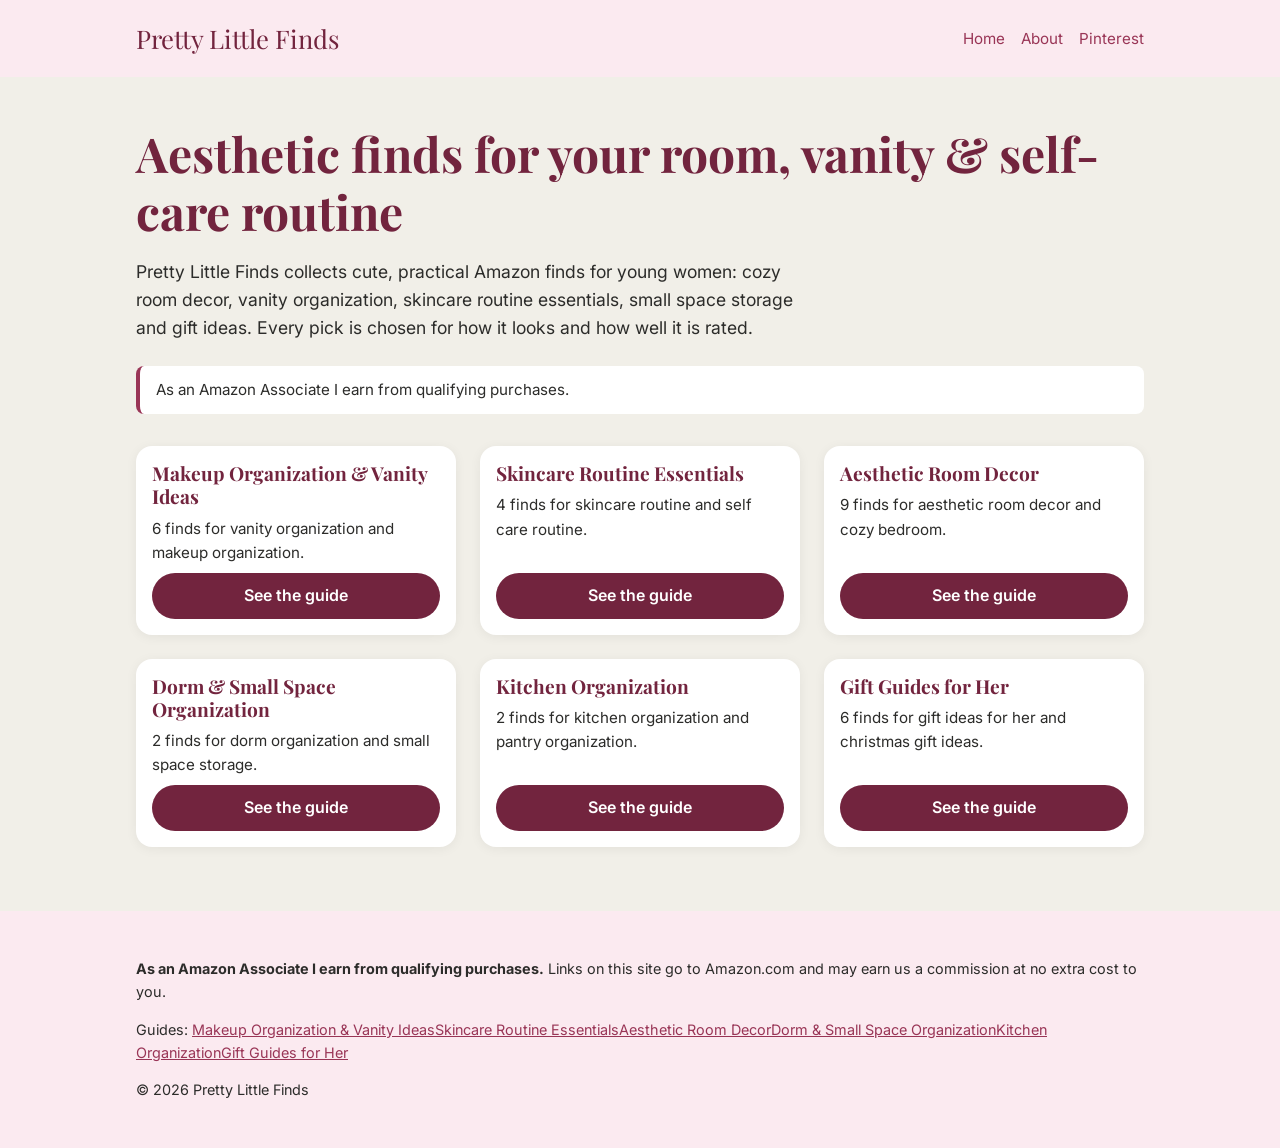
<file: index.html>
<!doctype html>
<html lang="en">
<head>
<meta charset="utf-8">
<meta name="viewport" content="width=device-width, initial-scale=1">
<title>Pretty Little Finds</title>
<meta name="description" content="Aesthetic Amazon finds for your room, vanity, skincare and gifts.">
<link rel="stylesheet" href="/estilos.css">
</head>
<body>
<header><div class="cont"><a class="marca" href="/">Pretty Little Finds</a>
<nav><a href="/">Home</a><a href="/about/">About</a><a href="https://www.pinterest.com/prettylittlefindscol/" rel="noopener">Pinterest</a></nav></div></header>
<main class="cont">
<h1>Aesthetic finds for your room, vanity &amp; self-care routine</h1><p class="intro">Pretty Little Finds collects cute, practical Amazon finds for young women: cozy room decor, vanity organization, skincare routine essentials, small space storage and gift ideas. Every pick is chosen for how it looks and how well it is rated.</p><p class="aviso">As an Amazon Associate I earn from qualifying purchases.</p><div class="rejilla"><article class="tarjeta"><div class="txt"><h2>Makeup Organization &amp; Vanity Ideas</h2><p>6 finds for vanity organization and makeup organization.</p><a class="boton" href="/makeup-organization-vanity-ideas/">See the guide</a></div></article><article class="tarjeta"><div class="txt"><h2>Skincare Routine Essentials</h2><p>4 finds for skincare routine and self care routine.</p><a class="boton" href="/skincare-routine-essentials/">See the guide</a></div></article><article class="tarjeta"><div class="txt"><h2>Aesthetic Room Decor</h2><p>9 finds for aesthetic room decor and cozy bedroom.</p><a class="boton" href="/aesthetic-room-decor/">See the guide</a></div></article><article class="tarjeta"><div class="txt"><h2>Dorm &amp; Small Space Organization</h2><p>2 finds for dorm organization and small space storage.</p><a class="boton" href="/dorm-small-space-organization/">See the guide</a></div></article><article class="tarjeta"><div class="txt"><h2>Kitchen Organization</h2><p>2 finds for kitchen organization and pantry organization.</p><a class="boton" href="/kitchen-organization/">See the guide</a></div></article><article class="tarjeta"><div class="txt"><h2>Gift Guides for Her</h2><p>6 finds for gift ideas for her and christmas gift ideas.</p><a class="boton" href="/gift-guides-for-her/">See the guide</a></div></article></div>
</main>
<footer><div class="cont">
<p><strong>As an Amazon Associate I earn from qualifying purchases.</strong> Links on this site go to Amazon.com and may earn us a commission at no extra cost to you.</p>
<p>Guides: <a href="/makeup-organization-vanity-ideas/">Makeup Organization &amp; Vanity Ideas</a><a href="/skincare-routine-essentials/">Skincare Routine Essentials</a><a href="/aesthetic-room-decor/">Aesthetic Room Decor</a><a href="/dorm-small-space-organization/">Dorm &amp; Small Space Organization</a><a href="/kitchen-organization/">Kitchen Organization</a><a href="/gift-guides-for-her/">Gift Guides for Her</a></p>
<p>© 2026 Pretty Little Finds</p>
</div></footer>
</body>
</html>
</file>
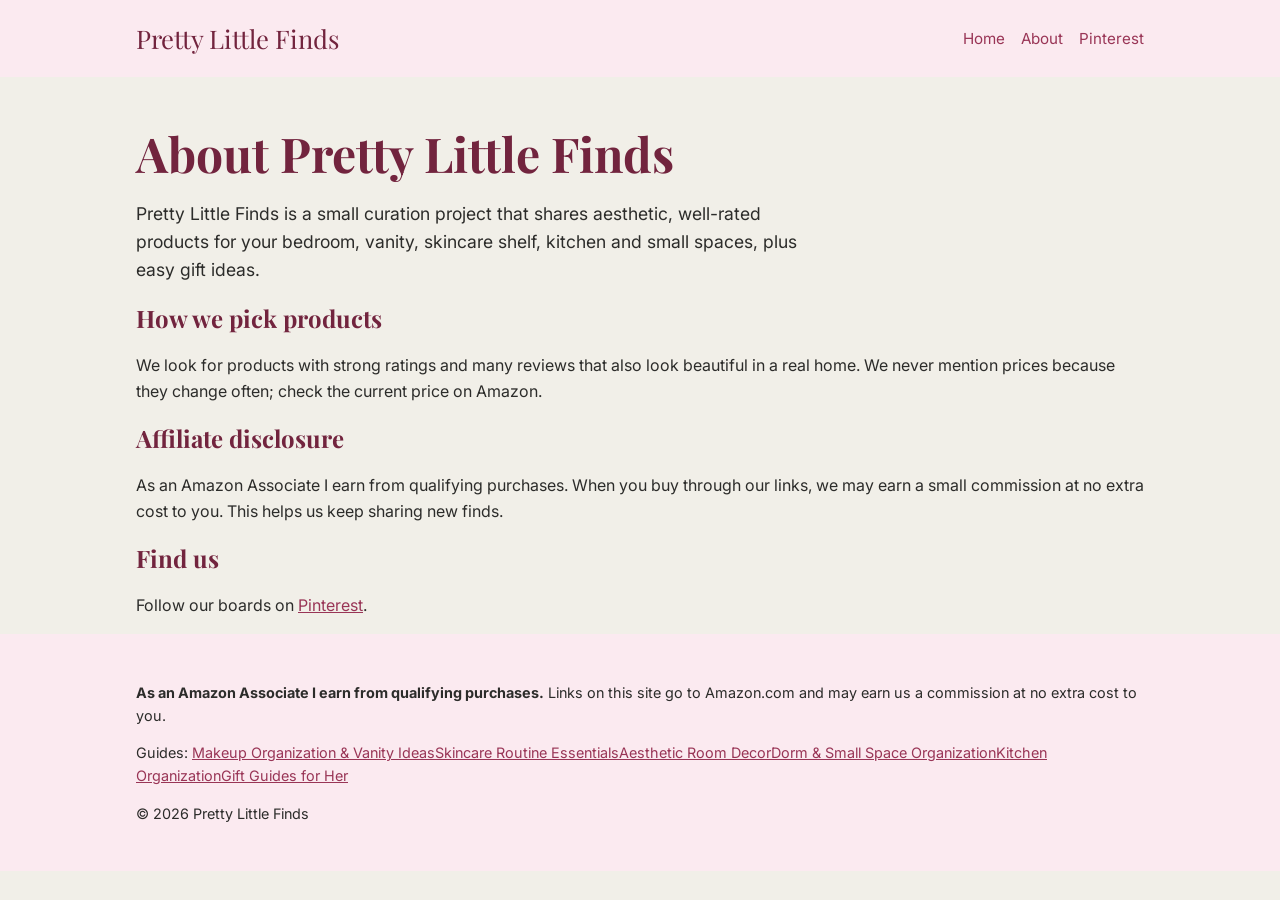
<file: about/index.html>
<!doctype html>
<html lang="en">
<head>
<meta charset="utf-8">
<meta name="viewport" content="width=device-width, initial-scale=1">
<title>About | Pretty Little Finds</title>
<meta name="description" content="About Pretty Little Finds and our affiliate disclosure.">
<link rel="stylesheet" href="/estilos.css">
</head>
<body>
<header><div class="cont"><a class="marca" href="/">Pretty Little Finds</a>
<nav><a href="/">Home</a><a href="/about/">About</a><a href="https://www.pinterest.com/prettylittlefindscol/" rel="noopener">Pinterest</a></nav></div></header>
<main class="cont">
<h1>About Pretty Little Finds</h1><p class="intro">Pretty Little Finds is a small curation project that shares aesthetic, well-rated products for your bedroom, vanity, skincare shelf, kitchen and small spaces, plus easy gift ideas.</p><h2>How we pick products</h2><p>We look for products with strong ratings and many reviews that also look beautiful in a real home. We never mention prices because they change often; check the current price on Amazon.</p><h2>Affiliate disclosure</h2><p>As an Amazon Associate I earn from qualifying purchases. When you buy through our links, we may earn a small commission at no extra cost to you. This helps us keep sharing new finds.</p><h2>Find us</h2><p>Follow our boards on <a href="https://www.pinterest.com/prettylittlefindscol/" rel="noopener">Pinterest</a>.</p>
</main>
<footer><div class="cont">
<p><strong>As an Amazon Associate I earn from qualifying purchases.</strong> Links on this site go to Amazon.com and may earn us a commission at no extra cost to you.</p>
<p>Guides: <a href="/makeup-organization-vanity-ideas/">Makeup Organization &amp; Vanity Ideas</a><a href="/skincare-routine-essentials/">Skincare Routine Essentials</a><a href="/aesthetic-room-decor/">Aesthetic Room Decor</a><a href="/dorm-small-space-organization/">Dorm &amp; Small Space Organization</a><a href="/kitchen-organization/">Kitchen Organization</a><a href="/gift-guides-for-her/">Gift Guides for Her</a></p>
<p>© 2026 Pretty Little Finds</p>
</div></footer>
</body>
</html>
</file>
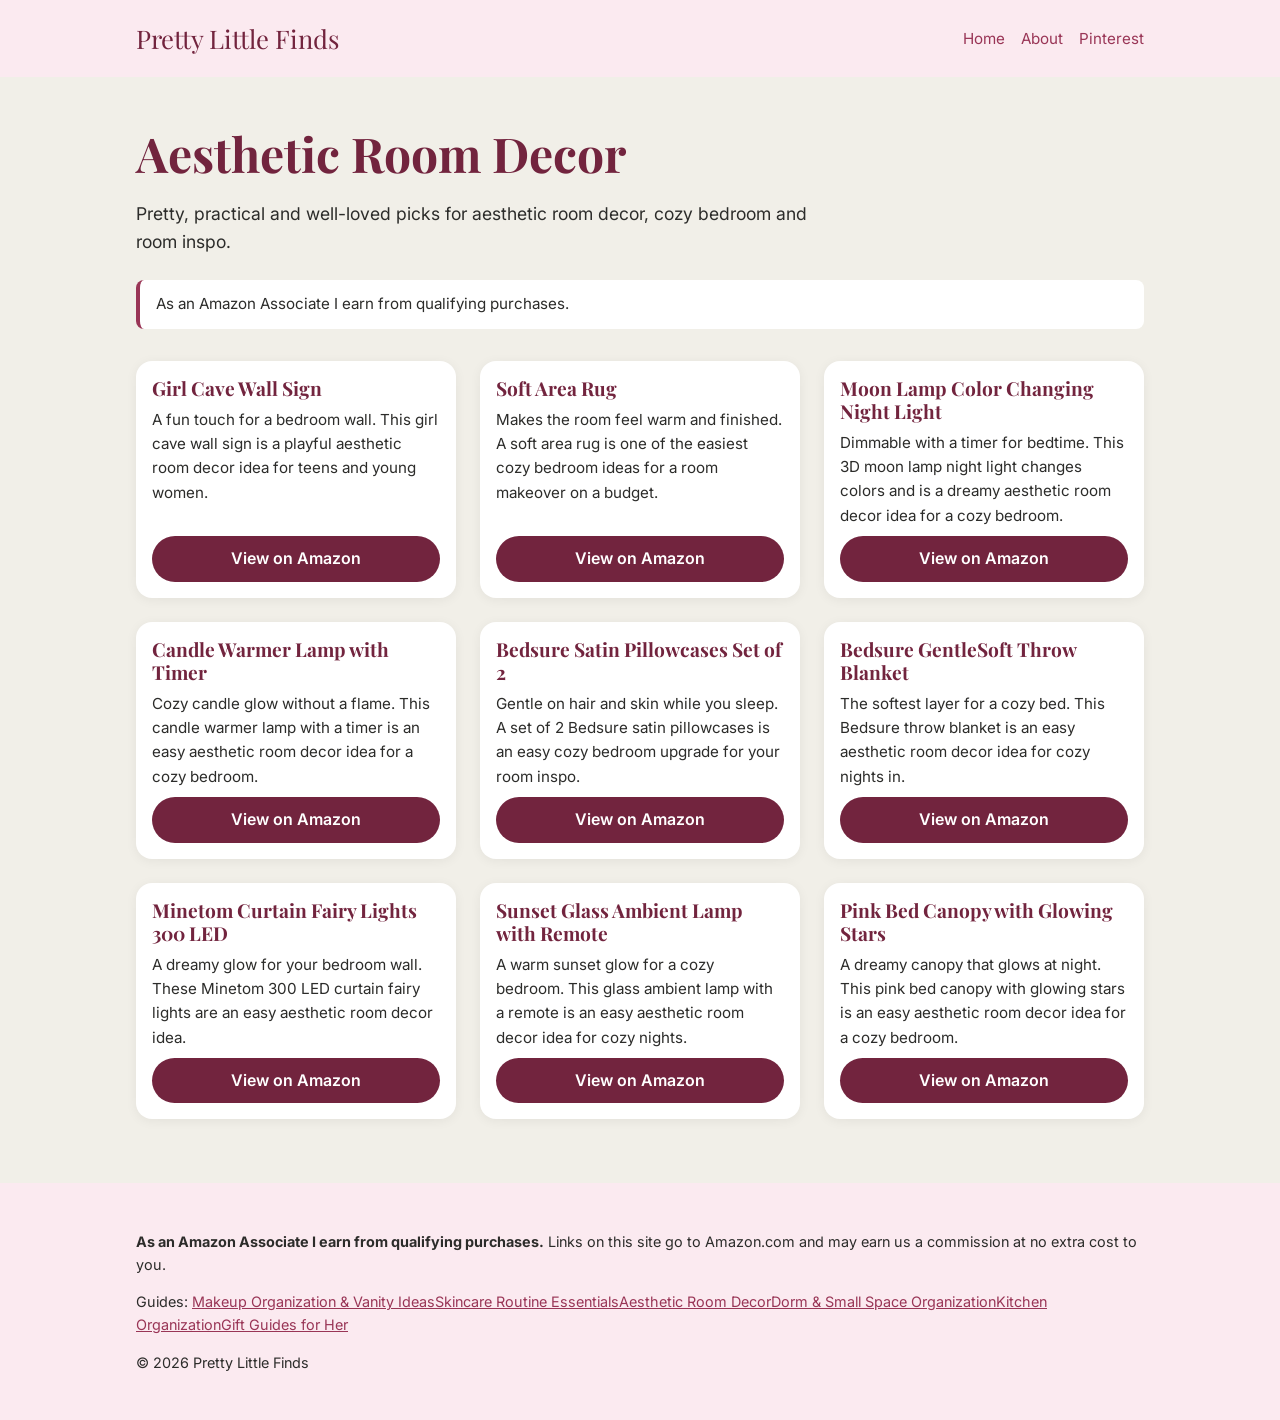
<file: aesthetic-room-decor/index.html>
<!doctype html>
<html lang="en">
<head>
<meta charset="utf-8">
<meta name="viewport" content="width=device-width, initial-scale=1">
<title>Aesthetic Room Decor | Pretty Little Finds</title>
<meta name="description" content="Aesthetic aesthetic room decor ideas and finds.">
<link rel="stylesheet" href="/estilos.css">
</head>
<body>
<header><div class="cont"><a class="marca" href="/">Pretty Little Finds</a>
<nav><a href="/">Home</a><a href="/about/">About</a><a href="https://www.pinterest.com/prettylittlefindscol/" rel="noopener">Pinterest</a></nav></div></header>
<main class="cont">
<h1>Aesthetic Room Decor</h1><p class="intro">Pretty, practical and well-loved picks for aesthetic room decor, cozy bedroom and room inspo.</p><p class="aviso">As an Amazon Associate I earn from qualifying purchases.</p><div class="rejilla"><article class="tarjeta"><div class="txt"><h2>Girl Cave Wall Sign</h2><p>A fun touch for a bedroom wall. This girl cave wall sign is a playful aesthetic room decor idea for teens and young women.</p><a class="boton" href="https://www.amazon.com/dp/B08M387W6Q?tag=prettyli0f409-20" rel="sponsored nofollow noopener" target="_blank">View on Amazon</a></div></article><article class="tarjeta"><div class="txt"><h2>Soft Area Rug</h2><p>Makes the room feel warm and finished. A soft area rug is one of the easiest cozy bedroom ideas for a room makeover on a budget.</p><a class="boton" href="https://www.amazon.com/dp/B085C9LRJB?tag=prettyli0f409-20" rel="sponsored nofollow noopener" target="_blank">View on Amazon</a></div></article><article class="tarjeta"><div class="txt"><h2>Moon Lamp Color Changing Night Light</h2><p>Dimmable with a timer for bedtime. This 3D moon lamp night light changes colors and is a dreamy aesthetic room decor idea for a cozy bedroom.</p><a class="boton" href="https://www.amazon.com/dp/B07FDXY48N?tag=prettyli0f409-20" rel="sponsored nofollow noopener" target="_blank">View on Amazon</a></div></article><article class="tarjeta"><div class="txt"><h2>Candle Warmer Lamp with Timer</h2><p>Cozy candle glow without a flame. This candle warmer lamp with a timer is an easy aesthetic room decor idea for a cozy bedroom.</p><a class="boton" href="https://www.amazon.com/dp/B0CTJGJL2T?tag=prettyli0f409-20" rel="sponsored nofollow noopener" target="_blank">View on Amazon</a></div></article><article class="tarjeta"><div class="txt"><h2>Bedsure Satin Pillowcases Set of 2</h2><p>Gentle on hair and skin while you sleep. A set of 2 Bedsure satin pillowcases is an easy cozy bedroom upgrade for your room inspo.</p><a class="boton" href="https://www.amazon.com/dp/B0725WFLMB?tag=prettyli0f409-20" rel="sponsored nofollow noopener" target="_blank">View on Amazon</a></div></article><article class="tarjeta"><div class="txt"><h2>Bedsure GentleSoft Throw Blanket</h2><p>The softest layer for a cozy bed. This Bedsure throw blanket is an easy aesthetic room decor idea for cozy nights in.</p><a class="boton" href="https://www.amazon.com/dp/B0BPLB81LX?tag=prettyli0f409-20" rel="sponsored nofollow noopener" target="_blank">View on Amazon</a></div></article><article class="tarjeta"><div class="txt"><h2>Minetom Curtain Fairy Lights 300 LED</h2><p>A dreamy glow for your bedroom wall. These Minetom 300 LED curtain fairy lights are an easy aesthetic room decor idea.</p><a class="boton" href="https://www.amazon.com/dp/B0CYLKRRQX?tag=prettyli0f409-20" rel="sponsored nofollow noopener" target="_blank">View on Amazon</a></div></article><article class="tarjeta"><div class="txt"><h2>Sunset Glass Ambient Lamp with Remote</h2><p>A warm sunset glow for a cozy bedroom. This glass ambient lamp with a remote is an easy aesthetic room decor idea for cozy nights.</p><a class="boton" href="https://www.amazon.com/dp/B0DG92NWYG?tag=prettyli0f409-20" rel="sponsored nofollow noopener" target="_blank">View on Amazon</a></div></article><article class="tarjeta"><div class="txt"><h2>Pink Bed Canopy with Glowing Stars</h2><p>A dreamy canopy that glows at night. This pink bed canopy with glowing stars is an easy aesthetic room decor idea for a cozy bedroom.</p><a class="boton" href="https://www.amazon.com/dp/B089DDX4XT?tag=prettyli0f409-20" rel="sponsored nofollow noopener" target="_blank">View on Amazon</a></div></article></div>
</main>
<footer><div class="cont">
<p><strong>As an Amazon Associate I earn from qualifying purchases.</strong> Links on this site go to Amazon.com and may earn us a commission at no extra cost to you.</p>
<p>Guides: <a href="/makeup-organization-vanity-ideas/">Makeup Organization &amp; Vanity Ideas</a><a href="/skincare-routine-essentials/">Skincare Routine Essentials</a><a href="/aesthetic-room-decor/">Aesthetic Room Decor</a><a href="/dorm-small-space-organization/">Dorm &amp; Small Space Organization</a><a href="/kitchen-organization/">Kitchen Organization</a><a href="/gift-guides-for-her/">Gift Guides for Her</a></p>
<p>© 2026 Pretty Little Finds</p>
</div></footer>
</body>
</html>
</file>
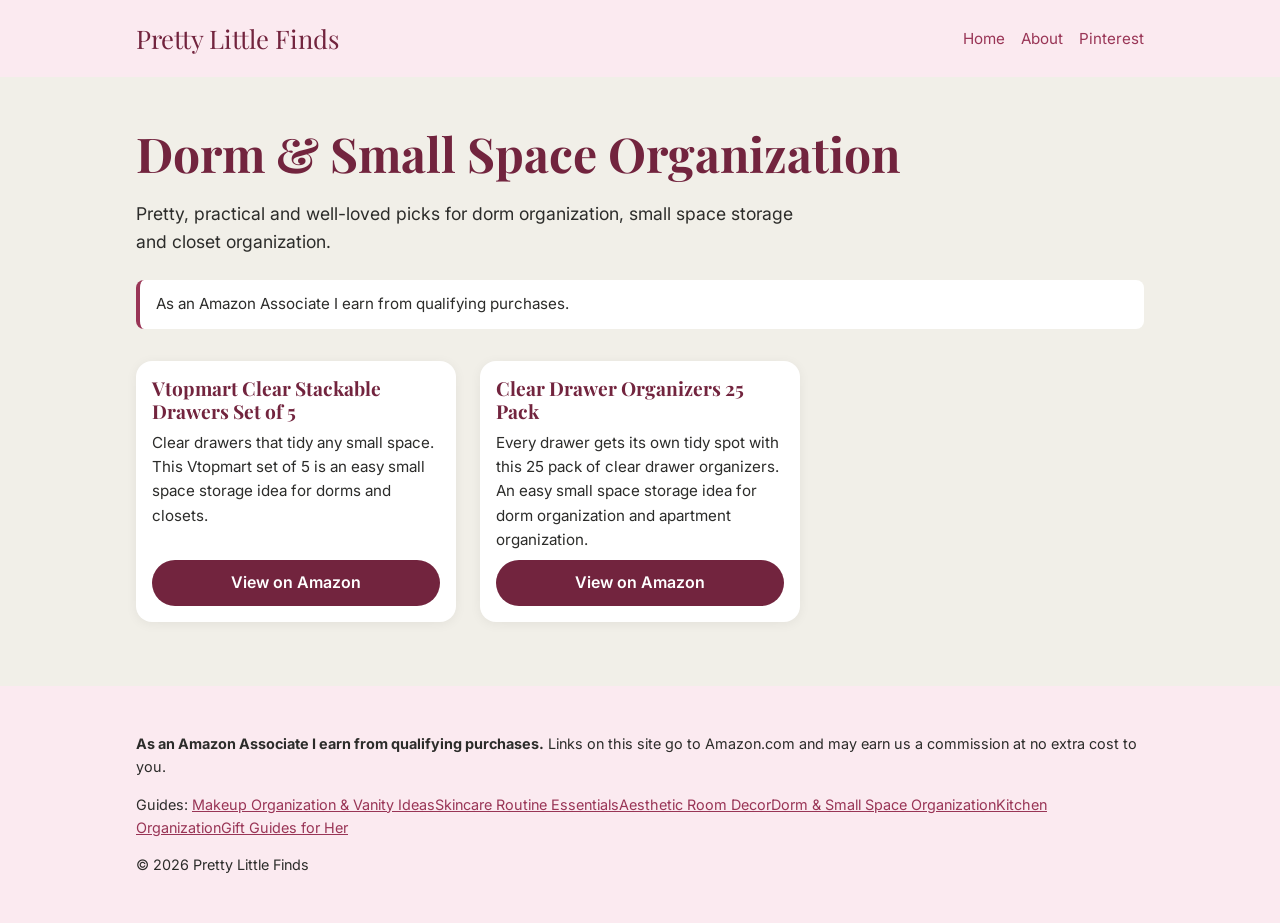
<file: dorm-small-space-organization/index.html>
<!doctype html>
<html lang="en">
<head>
<meta charset="utf-8">
<meta name="viewport" content="width=device-width, initial-scale=1">
<title>Dorm &amp; Small Space Organization | Pretty Little Finds</title>
<meta name="description" content="Aesthetic dorm organization ideas and finds.">
<link rel="stylesheet" href="/estilos.css">
</head>
<body>
<header><div class="cont"><a class="marca" href="/">Pretty Little Finds</a>
<nav><a href="/">Home</a><a href="/about/">About</a><a href="https://www.pinterest.com/prettylittlefindscol/" rel="noopener">Pinterest</a></nav></div></header>
<main class="cont">
<h1>Dorm &amp; Small Space Organization</h1><p class="intro">Pretty, practical and well-loved picks for dorm organization, small space storage and closet organization.</p><p class="aviso">As an Amazon Associate I earn from qualifying purchases.</p><div class="rejilla"><article class="tarjeta"><div class="txt"><h2>Vtopmart Clear Stackable Drawers Set of 5</h2><p>Clear drawers that tidy any small space. This Vtopmart set of 5 is an easy small space storage idea for dorms and closets.</p><a class="boton" href="https://www.amazon.com/dp/B0CXLK9PJ9?tag=prettyli0f409-20" rel="sponsored nofollow noopener" target="_blank">View on Amazon</a></div></article><article class="tarjeta"><div class="txt"><h2>Clear Drawer Organizers 25 Pack</h2><p>Every drawer gets its own tidy spot with this 25 pack of clear drawer organizers. An easy small space storage idea for dorm organization and apartment organization.</p><a class="boton" href="https://www.amazon.com/dp/B08KXKVT4K?tag=prettyli0f409-20" rel="sponsored nofollow noopener" target="_blank">View on Amazon</a></div></article></div>
</main>
<footer><div class="cont">
<p><strong>As an Amazon Associate I earn from qualifying purchases.</strong> Links on this site go to Amazon.com and may earn us a commission at no extra cost to you.</p>
<p>Guides: <a href="/makeup-organization-vanity-ideas/">Makeup Organization &amp; Vanity Ideas</a><a href="/skincare-routine-essentials/">Skincare Routine Essentials</a><a href="/aesthetic-room-decor/">Aesthetic Room Decor</a><a href="/dorm-small-space-organization/">Dorm &amp; Small Space Organization</a><a href="/kitchen-organization/">Kitchen Organization</a><a href="/gift-guides-for-her/">Gift Guides for Her</a></p>
<p>© 2026 Pretty Little Finds</p>
</div></footer>
</body>
</html>
</file>
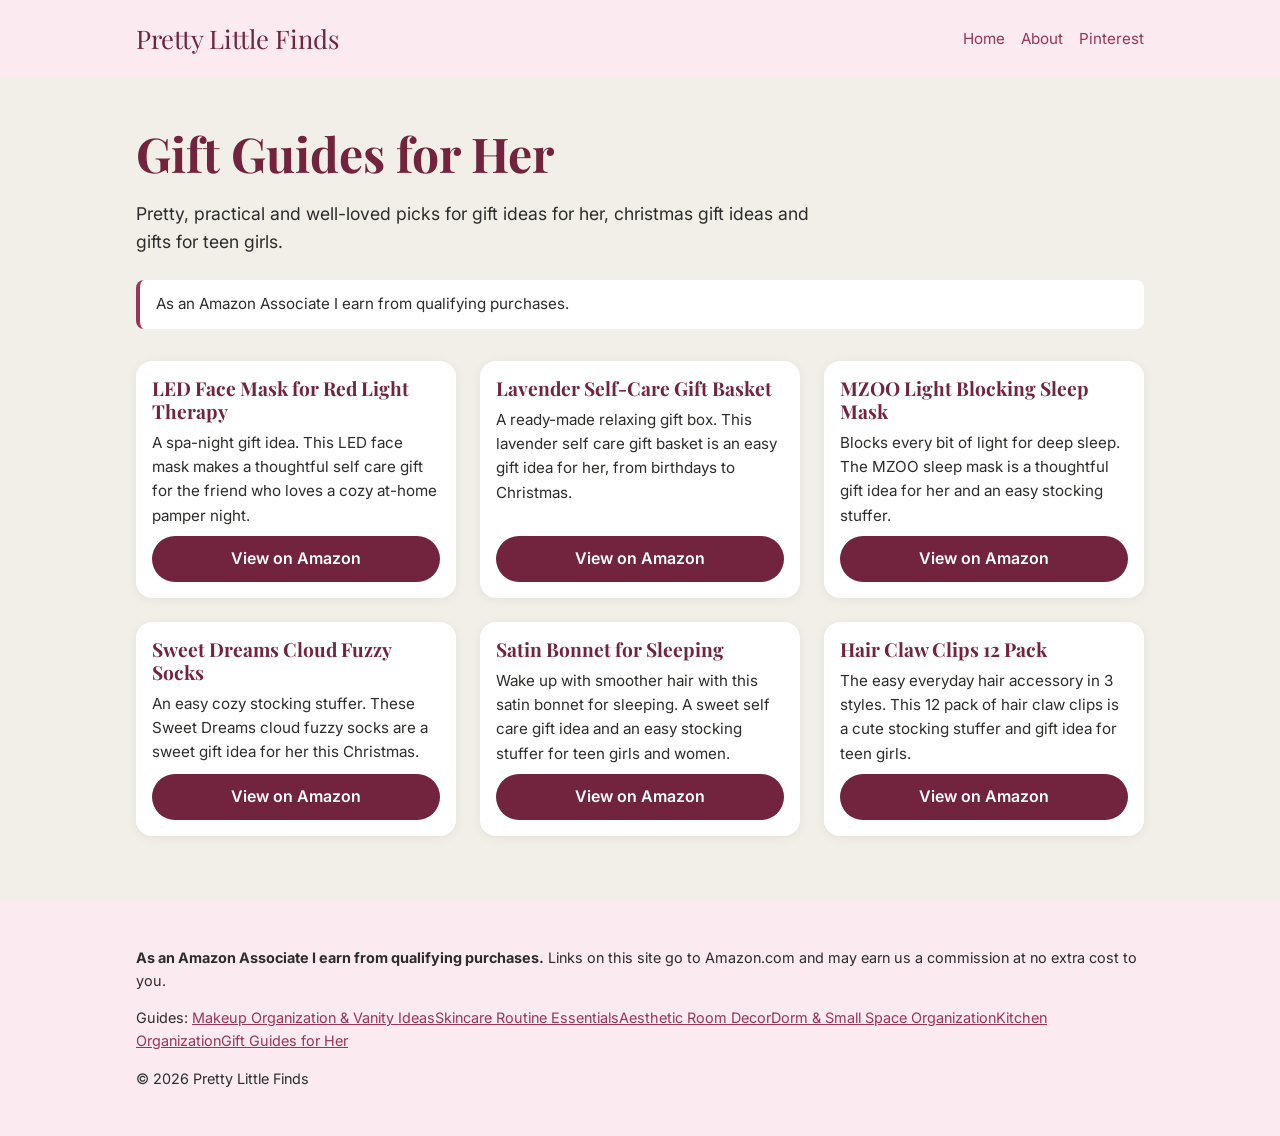
<file: gift-guides-for-her/index.html>
<!doctype html>
<html lang="en">
<head>
<meta charset="utf-8">
<meta name="viewport" content="width=device-width, initial-scale=1">
<title>Gift Guides for Her | Pretty Little Finds</title>
<meta name="description" content="Aesthetic gift ideas for her ideas and finds.">
<link rel="stylesheet" href="/estilos.css">
</head>
<body>
<header><div class="cont"><a class="marca" href="/">Pretty Little Finds</a>
<nav><a href="/">Home</a><a href="/about/">About</a><a href="https://www.pinterest.com/prettylittlefindscol/" rel="noopener">Pinterest</a></nav></div></header>
<main class="cont">
<h1>Gift Guides for Her</h1><p class="intro">Pretty, practical and well-loved picks for gift ideas for her, christmas gift ideas and gifts for teen girls.</p><p class="aviso">As an Amazon Associate I earn from qualifying purchases.</p><div class="rejilla"><article class="tarjeta"><div class="txt"><h2>LED Face Mask for Red Light Therapy</h2><p>A spa-night gift idea. This LED face mask makes a thoughtful self care gift for the friend who loves a cozy at-home pamper night.</p><a class="boton" href="https://www.amazon.com/dp/B0DT3C5ZFY?tag=prettyli0f409-20" rel="sponsored nofollow noopener" target="_blank">View on Amazon</a></div></article><article class="tarjeta"><div class="txt"><h2>Lavender Self-Care Gift Basket</h2><p>A ready-made relaxing gift box. This lavender self care gift basket is an easy gift idea for her, from birthdays to Christmas.</p><a class="boton" href="https://www.amazon.com/dp/B0CYSPGX7W?tag=prettyli0f409-20" rel="sponsored nofollow noopener" target="_blank">View on Amazon</a></div></article><article class="tarjeta"><div class="txt"><h2>MZOO Light Blocking Sleep Mask</h2><p>Blocks every bit of light for deep sleep. The MZOO sleep mask is a thoughtful gift idea for her and an easy stocking stuffer.</p><a class="boton" href="https://www.amazon.com/dp/B07KC5DWCC?tag=prettyli0f409-20" rel="sponsored nofollow noopener" target="_blank">View on Amazon</a></div></article><article class="tarjeta"><div class="txt"><h2>Sweet Dreams Cloud Fuzzy Socks</h2><p>An easy cozy stocking stuffer. These Sweet Dreams cloud fuzzy socks are a sweet gift idea for her this Christmas.</p><a class="boton" href="https://www.amazon.com/dp/B09319MZJN?tag=prettyli0f409-20" rel="sponsored nofollow noopener" target="_blank">View on Amazon</a></div></article><article class="tarjeta"><div class="txt"><h2>Satin Bonnet for Sleeping</h2><p>Wake up with smoother hair with this satin bonnet for sleeping. A sweet self care gift idea and an easy stocking stuffer for teen girls and women.</p><a class="boton" href="https://www.amazon.com/dp/B0BLXZ4YBJ?tag=prettyli0f409-20" rel="sponsored nofollow noopener" target="_blank">View on Amazon</a></div></article><article class="tarjeta"><div class="txt"><h2>Hair Claw Clips 12 Pack</h2><p>The easy everyday hair accessory in 3 styles. This 12 pack of hair claw clips is a cute stocking stuffer and gift idea for teen girls.</p><a class="boton" href="https://www.amazon.com/dp/B0DQDP625C?tag=prettyli0f409-20" rel="sponsored nofollow noopener" target="_blank">View on Amazon</a></div></article></div>
</main>
<footer><div class="cont">
<p><strong>As an Amazon Associate I earn from qualifying purchases.</strong> Links on this site go to Amazon.com and may earn us a commission at no extra cost to you.</p>
<p>Guides: <a href="/makeup-organization-vanity-ideas/">Makeup Organization &amp; Vanity Ideas</a><a href="/skincare-routine-essentials/">Skincare Routine Essentials</a><a href="/aesthetic-room-decor/">Aesthetic Room Decor</a><a href="/dorm-small-space-organization/">Dorm &amp; Small Space Organization</a><a href="/kitchen-organization/">Kitchen Organization</a><a href="/gift-guides-for-her/">Gift Guides for Her</a></p>
<p>© 2026 Pretty Little Finds</p>
</div></footer>
</body>
</html>
</file>
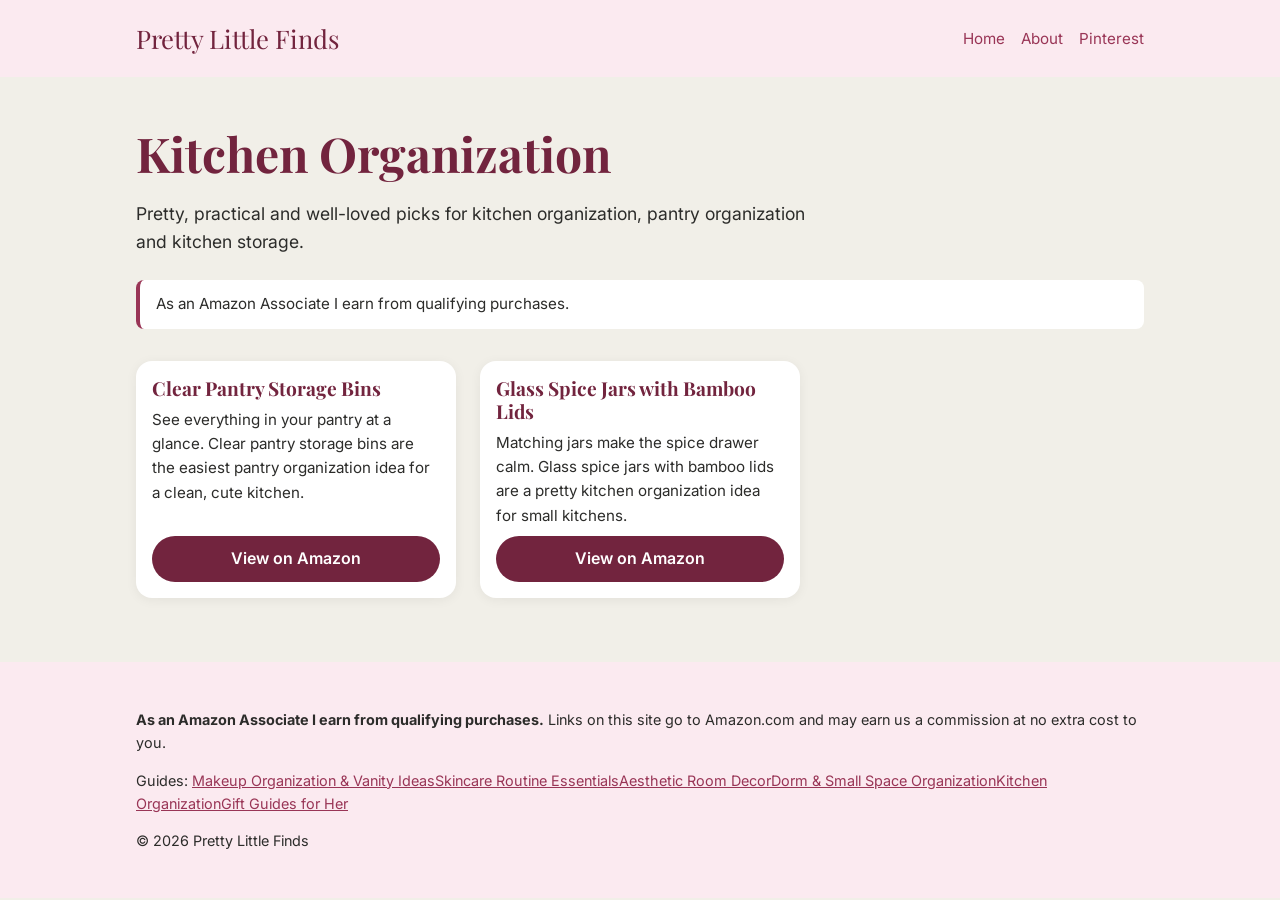
<file: kitchen-organization/index.html>
<!doctype html>
<html lang="en">
<head>
<meta charset="utf-8">
<meta name="viewport" content="width=device-width, initial-scale=1">
<title>Kitchen Organization | Pretty Little Finds</title>
<meta name="description" content="Aesthetic kitchen organization ideas and finds.">
<link rel="stylesheet" href="/estilos.css">
</head>
<body>
<header><div class="cont"><a class="marca" href="/">Pretty Little Finds</a>
<nav><a href="/">Home</a><a href="/about/">About</a><a href="https://www.pinterest.com/prettylittlefindscol/" rel="noopener">Pinterest</a></nav></div></header>
<main class="cont">
<h1>Kitchen Organization</h1><p class="intro">Pretty, practical and well-loved picks for kitchen organization, pantry organization and kitchen storage.</p><p class="aviso">As an Amazon Associate I earn from qualifying purchases.</p><div class="rejilla"><article class="tarjeta"><div class="txt"><h2>Clear Pantry Storage Bins</h2><p>See everything in your pantry at a glance. Clear pantry storage bins are the easiest pantry organization idea for a clean, cute kitchen.</p><a class="boton" href="https://www.amazon.com/dp/B0B46NPJY9?tag=prettyli0f409-20" rel="sponsored nofollow noopener" target="_blank">View on Amazon</a></div></article><article class="tarjeta"><div class="txt"><h2>Glass Spice Jars with Bamboo Lids</h2><p>Matching jars make the spice drawer calm. Glass spice jars with bamboo lids are a pretty kitchen organization idea for small kitchens.</p><a class="boton" href="https://www.amazon.com/dp/B09Z7TVWN1?tag=prettyli0f409-20" rel="sponsored nofollow noopener" target="_blank">View on Amazon</a></div></article></div>
</main>
<footer><div class="cont">
<p><strong>As an Amazon Associate I earn from qualifying purchases.</strong> Links on this site go to Amazon.com and may earn us a commission at no extra cost to you.</p>
<p>Guides: <a href="/makeup-organization-vanity-ideas/">Makeup Organization &amp; Vanity Ideas</a><a href="/skincare-routine-essentials/">Skincare Routine Essentials</a><a href="/aesthetic-room-decor/">Aesthetic Room Decor</a><a href="/dorm-small-space-organization/">Dorm &amp; Small Space Organization</a><a href="/kitchen-organization/">Kitchen Organization</a><a href="/gift-guides-for-her/">Gift Guides for Her</a></p>
<p>© 2026 Pretty Little Finds</p>
</div></footer>
</body>
</html>
</file>
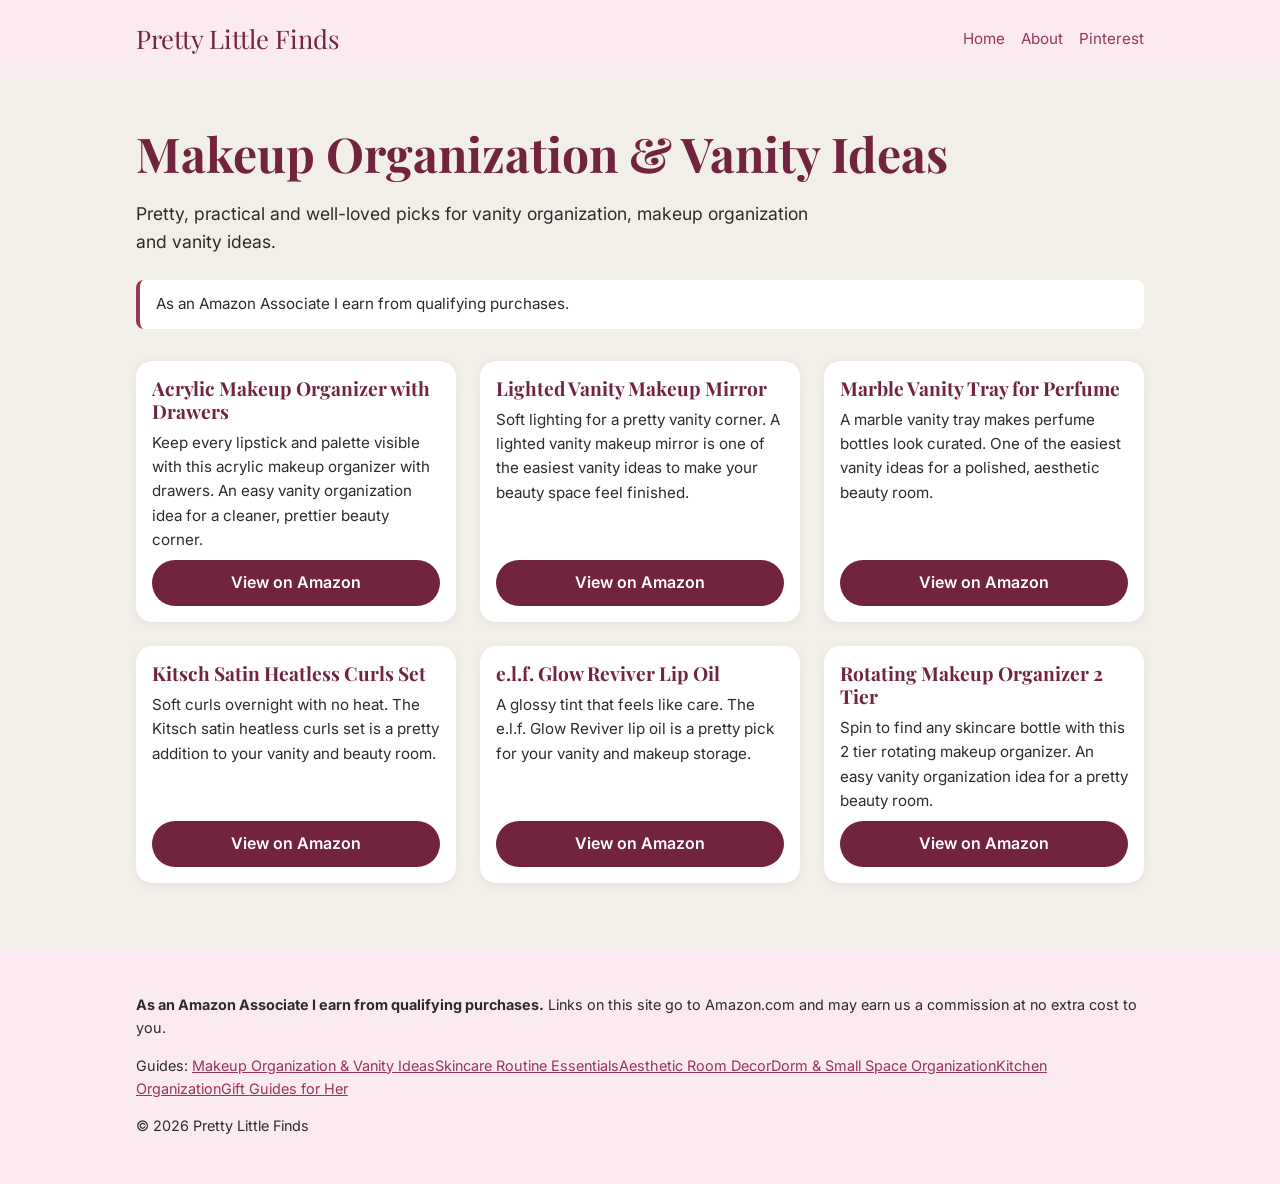
<file: makeup-organization-vanity-ideas/index.html>
<!doctype html>
<html lang="en">
<head>
<meta charset="utf-8">
<meta name="viewport" content="width=device-width, initial-scale=1">
<title>Makeup Organization &amp; Vanity Ideas | Pretty Little Finds</title>
<meta name="description" content="Aesthetic vanity organization ideas and finds.">
<link rel="stylesheet" href="/estilos.css">
</head>
<body>
<header><div class="cont"><a class="marca" href="/">Pretty Little Finds</a>
<nav><a href="/">Home</a><a href="/about/">About</a><a href="https://www.pinterest.com/prettylittlefindscol/" rel="noopener">Pinterest</a></nav></div></header>
<main class="cont">
<h1>Makeup Organization &amp; Vanity Ideas</h1><p class="intro">Pretty, practical and well-loved picks for vanity organization, makeup organization and vanity ideas.</p><p class="aviso">As an Amazon Associate I earn from qualifying purchases.</p><div class="rejilla"><article class="tarjeta"><div class="txt"><h2>Acrylic Makeup Organizer with Drawers</h2><p>Keep every lipstick and palette visible with this acrylic makeup organizer with drawers. An easy vanity organization idea for a cleaner, prettier beauty corner.</p><a class="boton" href="https://www.amazon.com/dp/B0D3KNHBZV?tag=prettyli0f409-20" rel="sponsored nofollow noopener" target="_blank">View on Amazon</a></div></article><article class="tarjeta"><div class="txt"><h2>Lighted Vanity Makeup Mirror</h2><p>Soft lighting for a pretty vanity corner. A lighted vanity makeup mirror is one of the easiest vanity ideas to make your beauty space feel finished.</p><a class="boton" href="https://www.amazon.com/dp/B09F2J4SX1?tag=prettyli0f409-20" rel="sponsored nofollow noopener" target="_blank">View on Amazon</a></div></article><article class="tarjeta"><div class="txt"><h2>Marble Vanity Tray for Perfume</h2><p>A marble vanity tray makes perfume bottles look curated. One of the easiest vanity ideas for a polished, aesthetic beauty room.</p><a class="boton" href="https://www.amazon.com/dp/B0C4KQF1V8?tag=prettyli0f409-20" rel="sponsored nofollow noopener" target="_blank">View on Amazon</a></div></article><article class="tarjeta"><div class="txt"><h2>Kitsch Satin Heatless Curls Set</h2><p>Soft curls overnight with no heat. The Kitsch satin heatless curls set is a pretty addition to your vanity and beauty room.</p><a class="boton" href="https://www.amazon.com/dp/B09S4PVZ81?tag=prettyli0f409-20" rel="sponsored nofollow noopener" target="_blank">View on Amazon</a></div></article><article class="tarjeta"><div class="txt"><h2>e.l.f. Glow Reviver Lip Oil</h2><p>A glossy tint that feels like care. The e.l.f. Glow Reviver lip oil is a pretty pick for your vanity and makeup storage.</p><a class="boton" href="https://www.amazon.com/dp/B0CMJXGCFQ?tag=prettyli0f409-20" rel="sponsored nofollow noopener" target="_blank">View on Amazon</a></div></article><article class="tarjeta"><div class="txt"><h2>Rotating Makeup Organizer 2 Tier</h2><p>Spin to find any skincare bottle with this 2 tier rotating makeup organizer. An easy vanity organization idea for a pretty beauty room.</p><a class="boton" href="https://www.amazon.com/dp/B0C42YJVCD?tag=prettyli0f409-20" rel="sponsored nofollow noopener" target="_blank">View on Amazon</a></div></article></div>
</main>
<footer><div class="cont">
<p><strong>As an Amazon Associate I earn from qualifying purchases.</strong> Links on this site go to Amazon.com and may earn us a commission at no extra cost to you.</p>
<p>Guides: <a href="/makeup-organization-vanity-ideas/">Makeup Organization &amp; Vanity Ideas</a><a href="/skincare-routine-essentials/">Skincare Routine Essentials</a><a href="/aesthetic-room-decor/">Aesthetic Room Decor</a><a href="/dorm-small-space-organization/">Dorm &amp; Small Space Organization</a><a href="/kitchen-organization/">Kitchen Organization</a><a href="/gift-guides-for-her/">Gift Guides for Her</a></p>
<p>© 2026 Pretty Little Finds</p>
</div></footer>
</body>
</html>
</file>
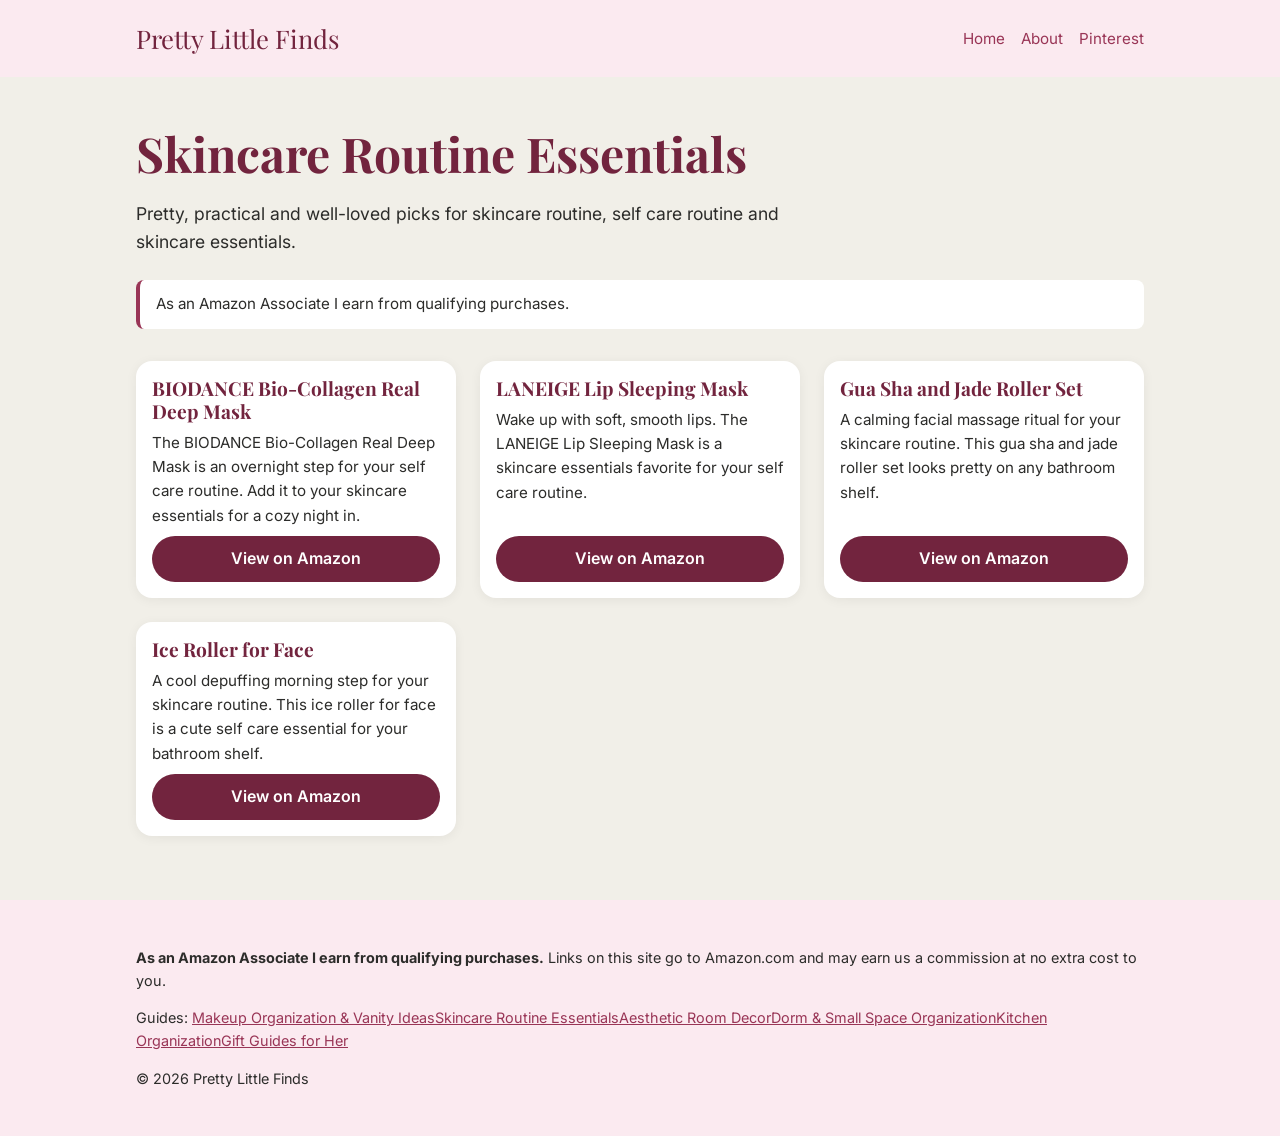
<file: skincare-routine-essentials/index.html>
<!doctype html>
<html lang="en">
<head>
<meta charset="utf-8">
<meta name="viewport" content="width=device-width, initial-scale=1">
<title>Skincare Routine Essentials | Pretty Little Finds</title>
<meta name="description" content="Aesthetic skincare routine ideas and finds.">
<link rel="stylesheet" href="/estilos.css">
</head>
<body>
<header><div class="cont"><a class="marca" href="/">Pretty Little Finds</a>
<nav><a href="/">Home</a><a href="/about/">About</a><a href="https://www.pinterest.com/prettylittlefindscol/" rel="noopener">Pinterest</a></nav></div></header>
<main class="cont">
<h1>Skincare Routine Essentials</h1><p class="intro">Pretty, practical and well-loved picks for skincare routine, self care routine and skincare essentials.</p><p class="aviso">As an Amazon Associate I earn from qualifying purchases.</p><div class="rejilla"><article class="tarjeta"><div class="txt"><h2>BIODANCE Bio-Collagen Real Deep Mask</h2><p>The BIODANCE Bio-Collagen Real Deep Mask is an overnight step for your self care routine. Add it to your skincare essentials for a cozy night in.</p><a class="boton" href="https://www.amazon.com/dp/B0B2RM68G2?tag=prettyli0f409-20" rel="sponsored nofollow noopener" target="_blank">View on Amazon</a></div></article><article class="tarjeta"><div class="txt"><h2>LANEIGE Lip Sleeping Mask</h2><p>Wake up with soft, smooth lips. The LANEIGE Lip Sleeping Mask is a skincare essentials favorite for your self care routine.</p><a class="boton" href="https://www.amazon.com/dp/B07XXPHQZK?tag=prettyli0f409-20" rel="sponsored nofollow noopener" target="_blank">View on Amazon</a></div></article><article class="tarjeta"><div class="txt"><h2>Gua Sha and Jade Roller Set</h2><p>A calming facial massage ritual for your skincare routine. This gua sha and jade roller set looks pretty on any bathroom shelf.</p><a class="boton" href="https://www.amazon.com/dp/B08RD6S5HF?tag=prettyli0f409-20" rel="sponsored nofollow noopener" target="_blank">View on Amazon</a></div></article><article class="tarjeta"><div class="txt"><h2>Ice Roller for Face</h2><p>A cool depuffing morning step for your skincare routine. This ice roller for face is a cute self care essential for your bathroom shelf.</p><a class="boton" href="https://www.amazon.com/dp/B0CP39FLF2?tag=prettyli0f409-20" rel="sponsored nofollow noopener" target="_blank">View on Amazon</a></div></article></div>
</main>
<footer><div class="cont">
<p><strong>As an Amazon Associate I earn from qualifying purchases.</strong> Links on this site go to Amazon.com and may earn us a commission at no extra cost to you.</p>
<p>Guides: <a href="/makeup-organization-vanity-ideas/">Makeup Organization &amp; Vanity Ideas</a><a href="/skincare-routine-essentials/">Skincare Routine Essentials</a><a href="/aesthetic-room-decor/">Aesthetic Room Decor</a><a href="/dorm-small-space-organization/">Dorm &amp; Small Space Organization</a><a href="/kitchen-organization/">Kitchen Organization</a><a href="/gift-guides-for-her/">Gift Guides for Her</a></p>
<p>© 2026 Pretty Little Finds</p>
</div></footer>
</body>
</html>
</file>
<file: estilos.css>
:root{--fondo:#FBEAF0;--primario:#72243E;--secundario:#993556;--neutro:#F1EFE8;--texto:#2C2C2A}
@font-face{font-family:Playfair;src:url(/fuentes/PlayfairDisplay.ttf);font-display:swap}
@font-face{font-family:Inter;src:url(/fuentes/Inter.ttf);font-display:swap}
*{box-sizing:border-box}
body{margin:0;font-family:Inter,system-ui,sans-serif;color:var(--texto);background:var(--neutro);line-height:1.6}
a{color:var(--secundario)}
header,footer{background:var(--fondo)}
.cont{max-width:1040px;margin:0 auto;padding:0 16px}
header .cont{display:flex;justify-content:space-between;align-items:center;gap:16px;padding-top:18px;padding-bottom:18px;flex-wrap:wrap}
.marca{font-family:Playfair,Georgia,serif;font-size:1.6rem;color:var(--primario);text-decoration:none}
nav a{margin-left:16px;text-decoration:none;font-size:.95rem}
nav a:first-child{margin-left:0}
h1,h2,h3{font-family:Playfair,Georgia,serif;color:var(--primario);line-height:1.2}
h1{font-size:clamp(2rem,5vw,3rem);margin:48px 0 12px}
.intro{font-size:1.1rem;max-width:680px}
.aviso{background:#fff;border-left:4px solid var(--secundario);padding:12px 16px;border-radius:8px;font-size:.95rem;margin:24px 0}
.rejilla{display:grid;grid-template-columns:repeat(auto-fill,minmax(240px,1fr));gap:24px;margin:32px 0 64px}
.tarjeta{background:#fff;border-radius:16px;overflow:hidden;box-shadow:0 2px 12px rgba(0,0,0,.06);display:flex;flex-direction:column}
.tarjeta .txt{padding:16px;display:flex;flex-direction:column;gap:8px;flex:1}
.tarjeta h2,.tarjeta h3{margin:0;font-size:1.2rem}
.tarjeta p{margin:0;font-size:.95rem}
.boton{margin-top:auto;display:inline-block;background:var(--primario);color:#fff;text-decoration:none;padding:10px 16px;border-radius:999px;text-align:center;font-weight:600}
.boton:hover{background:var(--secundario)}
footer .cont{padding-top:32px;padding-bottom:32px;font-size:.9rem}
</file>
